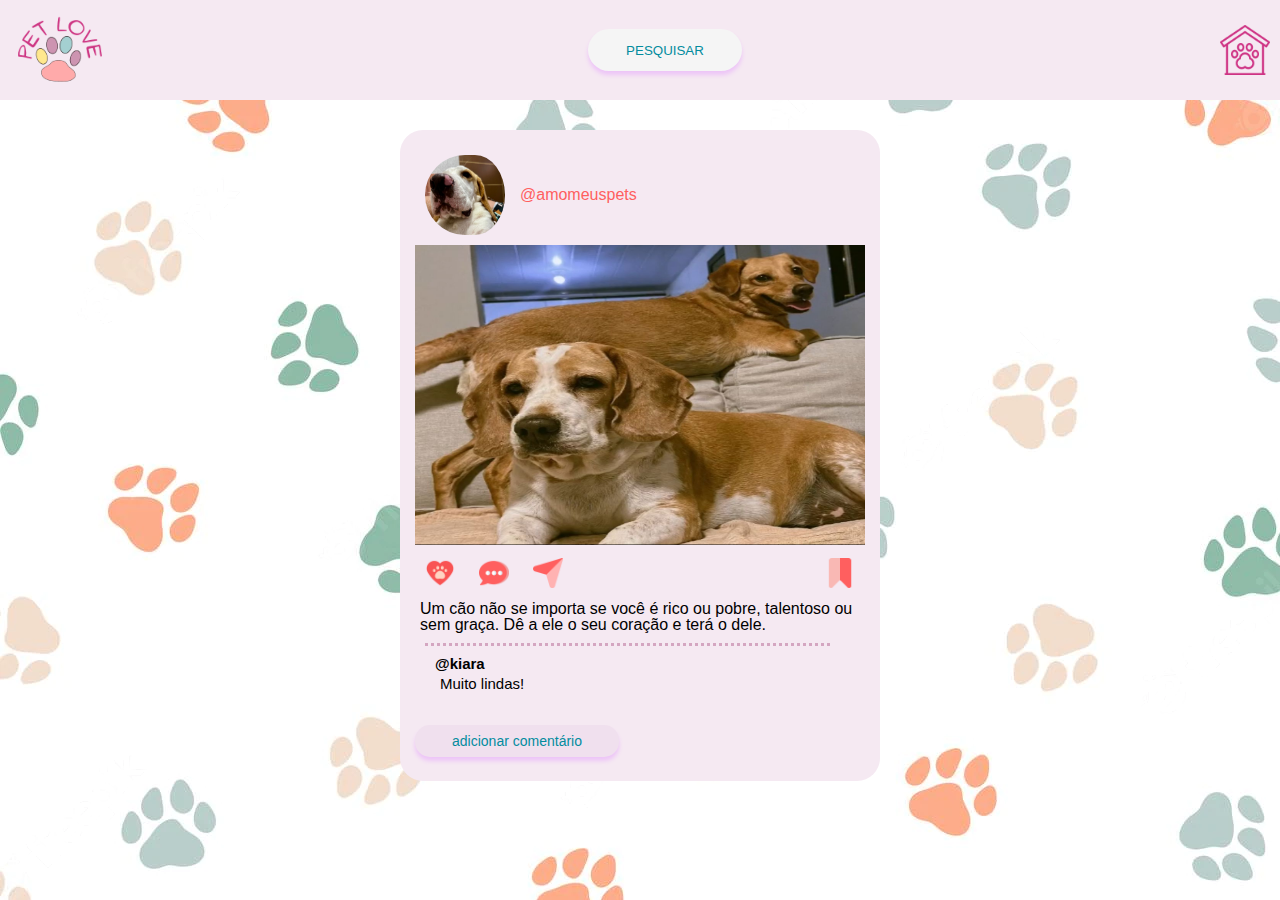
<file: index.html>
<!DOCTYPE html>
<html lang="pt-br">
<head>
    <meta charset="UTF-8">
    <meta http-equiv="X-UA-Compatible" content="IE=edge">
    <meta name="viewport" content="width=device-width, initial-scale=1.0">
    <link rel="shortcut icon" href="patas.png" type="image/x-icon">
    <link rel="stylesheet" href="reset.css">
    <link rel="stylesheet" href="style.css">
    <title>Mundo dos bichos</title>
</head>
<body>
    <header>
    <img class="logo" src="pet.png" alt="logo">
    <input type="text" placeholder="PESQUISAR">
    <img class="home" src="pet-house.png" alt="pet">
    </header>
    <div class="feed">
        <div class="post">
            <div class ="perfil">
                <img src="duque.jpeg" alt="beagle">
                <p>@amomeuspets</p>
                </div>
            <img class="foto-post" src="kiara.jpeg" alt="kiara">
            <div class="reacao">
                <div>
                <img class="like butom" src="like.png" alt="curte">
                <img class="butom" src="comenta.png" alt="comenta">
                <img class="butom" src="compartilha.png" alt="compartilha">
            </div>
            <img class="butom" src="salve.png" alt="salve">
            </div>
            <p> Um cão não se importa se você é rico ou pobre, talentoso ou sem graça. Dê a ele o seu coração e terá o dele. </p>
            <div class="sessaoComentarios">
                <div class="comentario">
                    <h3>@kiara</h3>
                    <p>Muito lindas!</p>
                </div>
            </div>
            <div class="comentar-wrapper">
                <input type="text" class="comment-box" placeholder="adicionar comentário">
         </div>
        <script src="app.js"></script>
</body>
</html>
</file>
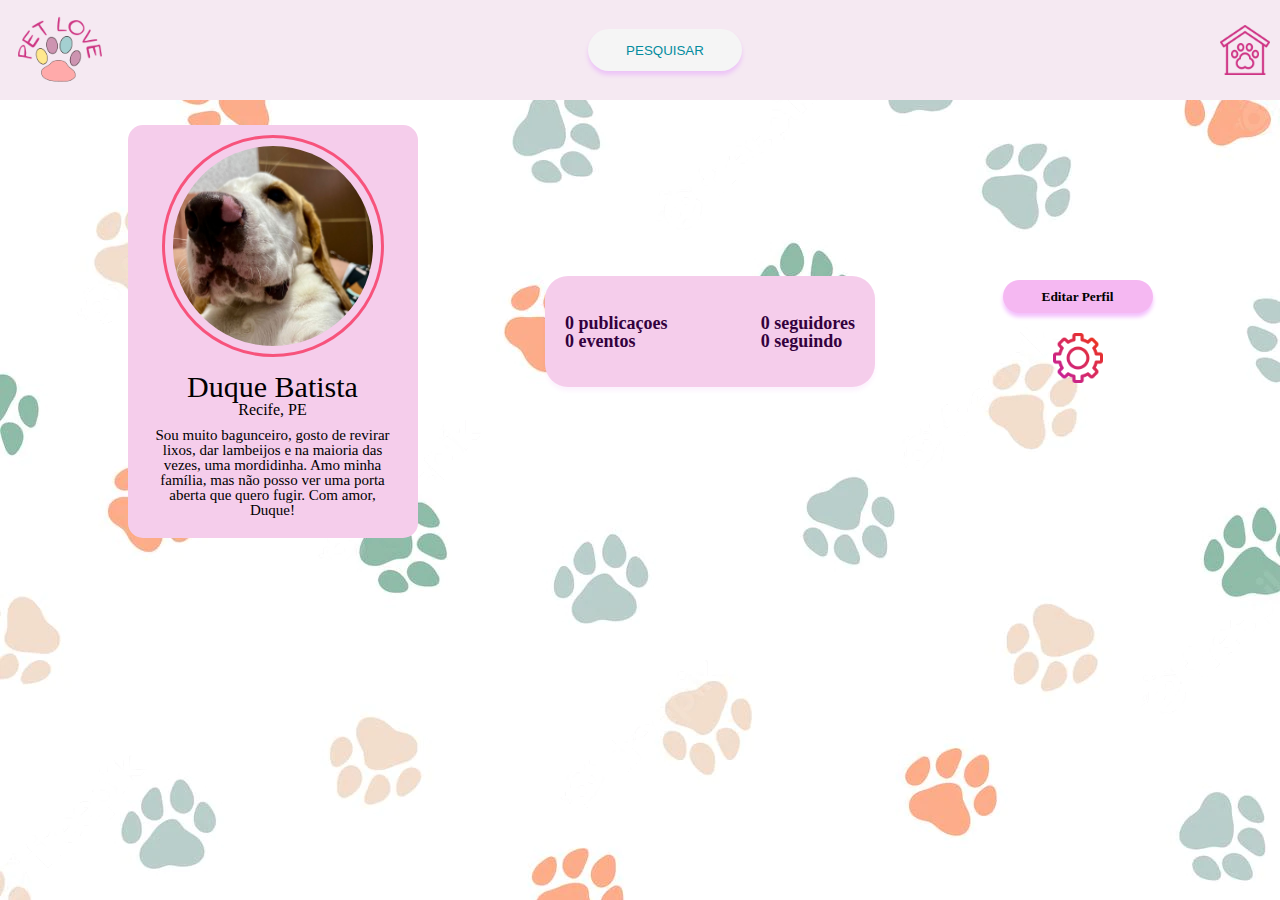
<file: perfil.html>
<!DOCTYPE html>
<html lang="pt-br">
<head>
    <meta charset="UTF-8">
    <meta http-equiv="X-UA-Compatible" content="IE=edge">
    <meta name="viewport" content="width=device-width, initial-scale=1.0">
    <link rel="stylesheet" href="reset.css">
    <link rel="stylesheet" href="perfil.css">
    <title>perfil</title>
</head>
<body>
    <header>
        <img class="logo" src="pet.png" alt="logo">
        <input type="text" placeholder="PESQUISAR">
        <img class="home" src="pet-house.png" alt="home">
    </header>
    <section>
        <div class="informacoes">
            <img class="foto" src="duque.jpeg" alt="duque">
            <h1 class="nome"> Duque Batista</h1>
            <h2 class="cidade"> Recife, PE</h2>
           <div class="descricao">
             <p>Sou muito bagunceiro, gosto de revirar lixos, dar lambeijos e na maioria das vezes, uma mordidinha. Amo minha família, mas não posso ver uma porta aberta que quero fugir. Com amor, Duque!</p>
            </div>
        </div>
        <div class="seguidores">
            <div>
                <p> 0 publicaçoes</p>
                <p> 0 eventos</p>
            </div>
            <div>
                <p>0 seguidores</p>
                <p>0 seguindo</p>
            </div>
        </div>
        <div class="configuracoes">
            <button class="editarperfil">Editar Perfil</button>
            <img class="engrenagem" src="engrenagem.png" alt="configuracao">
        </div>
    </section>
    <script src="perfil.js"></script>
</body>
</html>
</file>
<file: style.css>
body{
        height: 100vh;
        display:flex;
        flex-direction: column;
        background-image: url("fundo.webp");

    }
    header{
        height: 80px;
        background-color: rgb(245, 233, 242);
        top: 0;
        display: flex;
        flex-direction: row;
        align-items: center;
        justify-content: space-between;
        padding:10px;
    }
    .logo{
        height: 100px;
        width: 100px;
    }
    .home{
        height: 50px;
        width: 50px;
    }
    header input{
        height: 40px;
        width: 150px;
        border-radius: 23px;
        text-align: center;
        background-color: rgb(245, 245, 245);
        border: none;
        box-shadow: 0px 4px 4px 0px rgb(237, 197, 247)
    }
    header input:focus{
        outline: none;

    }
    input::placeholder{
    color: rgb(3, 140, 158);
    }
    .perfil img{
        height:80px;
        width: 80px;
        border-radius: 80px;
        padding-right: 10px;
    }
    .perfil{
        display: flex;
        flex-direction: row;
        padding-left: 10px;
        align-items: center;
        width: 100%;
        padding-top: 10px;
        padding-bottom: 10px;
    }
    .post{
        width: 450px;
        height: fit-content;
        padding: 15px;
        background-color: rgb(245, 233, 242);
        border-radius: 23px;
        align-self: center;
        margin: 10px;

    }
    .foto-post{
        height: 300px;
        width: 100%;

    }
    .butom{
        height: 30px;
        width: 30px;
        padding: 10px;

    }
    .perfil p{
        color: #FF5F5F;
        font-family: Georgia, 'Times New Roman', Times, serif;
    }
    .reacao{
        display: flex;
        justify-content: space-between;
        
    }
    .feed{
        display: flex;
        align-self: center;
        padding: 20px;
        flex-direction: column;
    }
    .post p{
        padding-left: 5px;
        font-family: 'Segoe UI', Tahoma, Geneva, Verdana, sans-serif;
    }    
    @keyframes likeBalao{
        from{ 
            margin-top: 0px;
            margin-bottom: -100%;
            visibility: visible;
            }
            25%{
            margin-bottom: 25%;
            }
            75%{
            margin-top: 10%;
            }
            to{
            margin-top: -100%;
            margin-bottom: 0px;
            }
    }
    
    .Anima{
        animation-name: likeBalao;
        animation-duration: 3s;
        position: absolute;
        background: none;
        border: none;
        height: 80px;
        width: 80px;
    }
    .comentar-wrapper{
        width: 100%;
        height: 50px;
        border-radius: 1px solid #FF5F5F;
        display: flex ;
        justify-content: space-between;
        align-items: center;
    }

    .comment-box{
        width: 200px;
        height: 30px;
        border: none;
        outline: none;
        font-size: 14px;
        background-color: rgb(240, 224, 238);
        border-radius: 15px;
        text-align: center;
        box-shadow: 0px 4px 4px 0px rgb(237, 197, 247)

    } 
    .sessaoComentarios{
        display: flex;
        width: 90%;
        flex-direction: row;
        align-self: center;
        padding: 10px;
    }
    .comentario{
        padding:10px;
        border-top: dotted 3px rgba(138, 17, 84, 0.308);
        width: 100%;
    }
    .sessaoComentarios h3 {
        font-weight: bold;
        font-family: 'Kanit', sans-serif;
        font-size: 15px;
    }
    .sessaoComentarios p{
        padding: 5px;
        font-size: 15px;
        font-family: 'Kanit', sans-serif;
    }
</file>
<file: perfil.css>
body{
    height: 100vh;
    background-image: url("fundo.webp");
}
section{
    padding-top: 25px;
    display: flex;
    flex-direction: row;
    justify-content: space-evenly;
    align-items: center;
}
header{
    height: 80px;
    background-color: rgb(245, 233, 242);
    top: 0;
    display: flex;
    flex-direction: row;
    align-items: center;
    justify-content: space-between;
    padding:10px;
}
.logo{
    height: 100px;
    width: 100px;
}
.home{
    height: 50px;
    width: 50px;
}
header input{
    height: 40px;
    width: 150px;
    border-radius: 23px;
    text-align: center;
    background-color: rgb(245, 245, 245);
    border: none;
    box-shadow: 0px 4px 4px 0px rgb(237, 197, 247)
}
header input:focus{
    outline: none;

}
input::placeholder{
color: rgb(3, 140, 158);
}
.informacoes img{
    padding: 8px;
    align-self: center;
    height: 200px;
    width: 200px;
    border-radius: 50%;
    border: solid 3px rgb(247, 83, 124 );
    margin-bottom: 15px;


}
.informacoes h1{
    font-size: 30px;
    text-align: center;
    font-family: Georgia, 'Times New Roman', Times, serif;
}
.descricao{
    text-align: center;
    padding: 10px;
    font-size: 15px;
    height: fit-content;
    max-width: 250px;
}
.seguidores{
    font-family: var(--FontPrincipal);
    font-size: 18px;
    font-weight: 700;
    color: rgb(51, 1, 61);
    height: 111px;
    width: 330px;
    background-color:rgb(245, 205, 235);
    border-radius: 23px;
    box-shadow: 0px 4px 4px 0px #c507d60d;
    display: flex;
    flex-direction: row;
    justify-content: space-between;
    align-items: center;
}
.seguidores div{
    padding: 20px;
}
.informacoes{
    padding: 10px;
    display: flex;
    flex-direction: column;
    justify-content: center;
    background-color: rgb(245, 205, 235);
    height: fit-content;
    width: fit-content;
    border-radius: 15px;
}
.informacoes h2{
    text-align: center;

}
.editarperfil{
    font-family: var(--FontPrincipal);
    height: 33.26px;
    width: 150px;
    background-color: rgb(245, 184, 242);
    border-radius: 23px;
    text-align: center;
    border: none;
    font-weight: 700;
    box-shadow: 0px 4px 4px 0px #F3C0FD;
}
.configuracoes{
    display: flex;
    flex-direction: column;
}
.engrenagem{
    height: 50px;
    width: 50px;
    padding-top: 20px;
    align-self: center;
}
</file>
